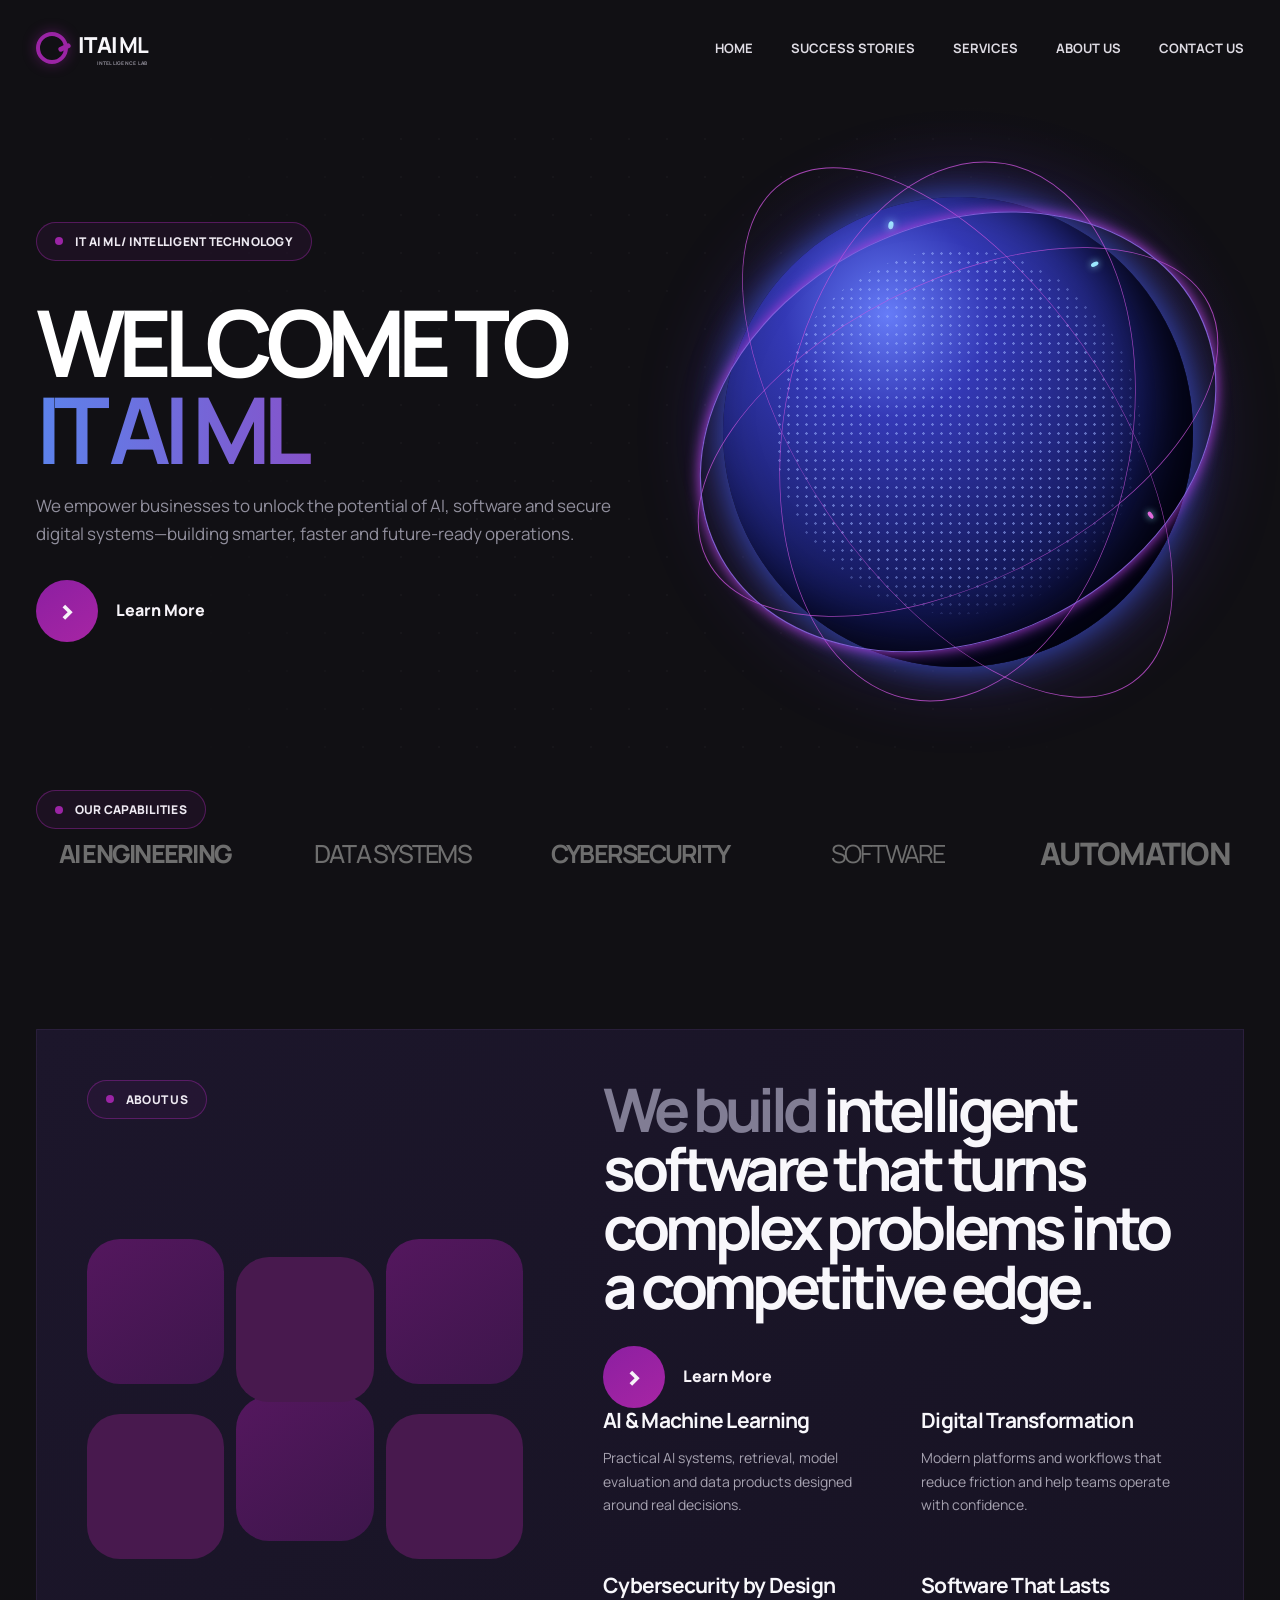
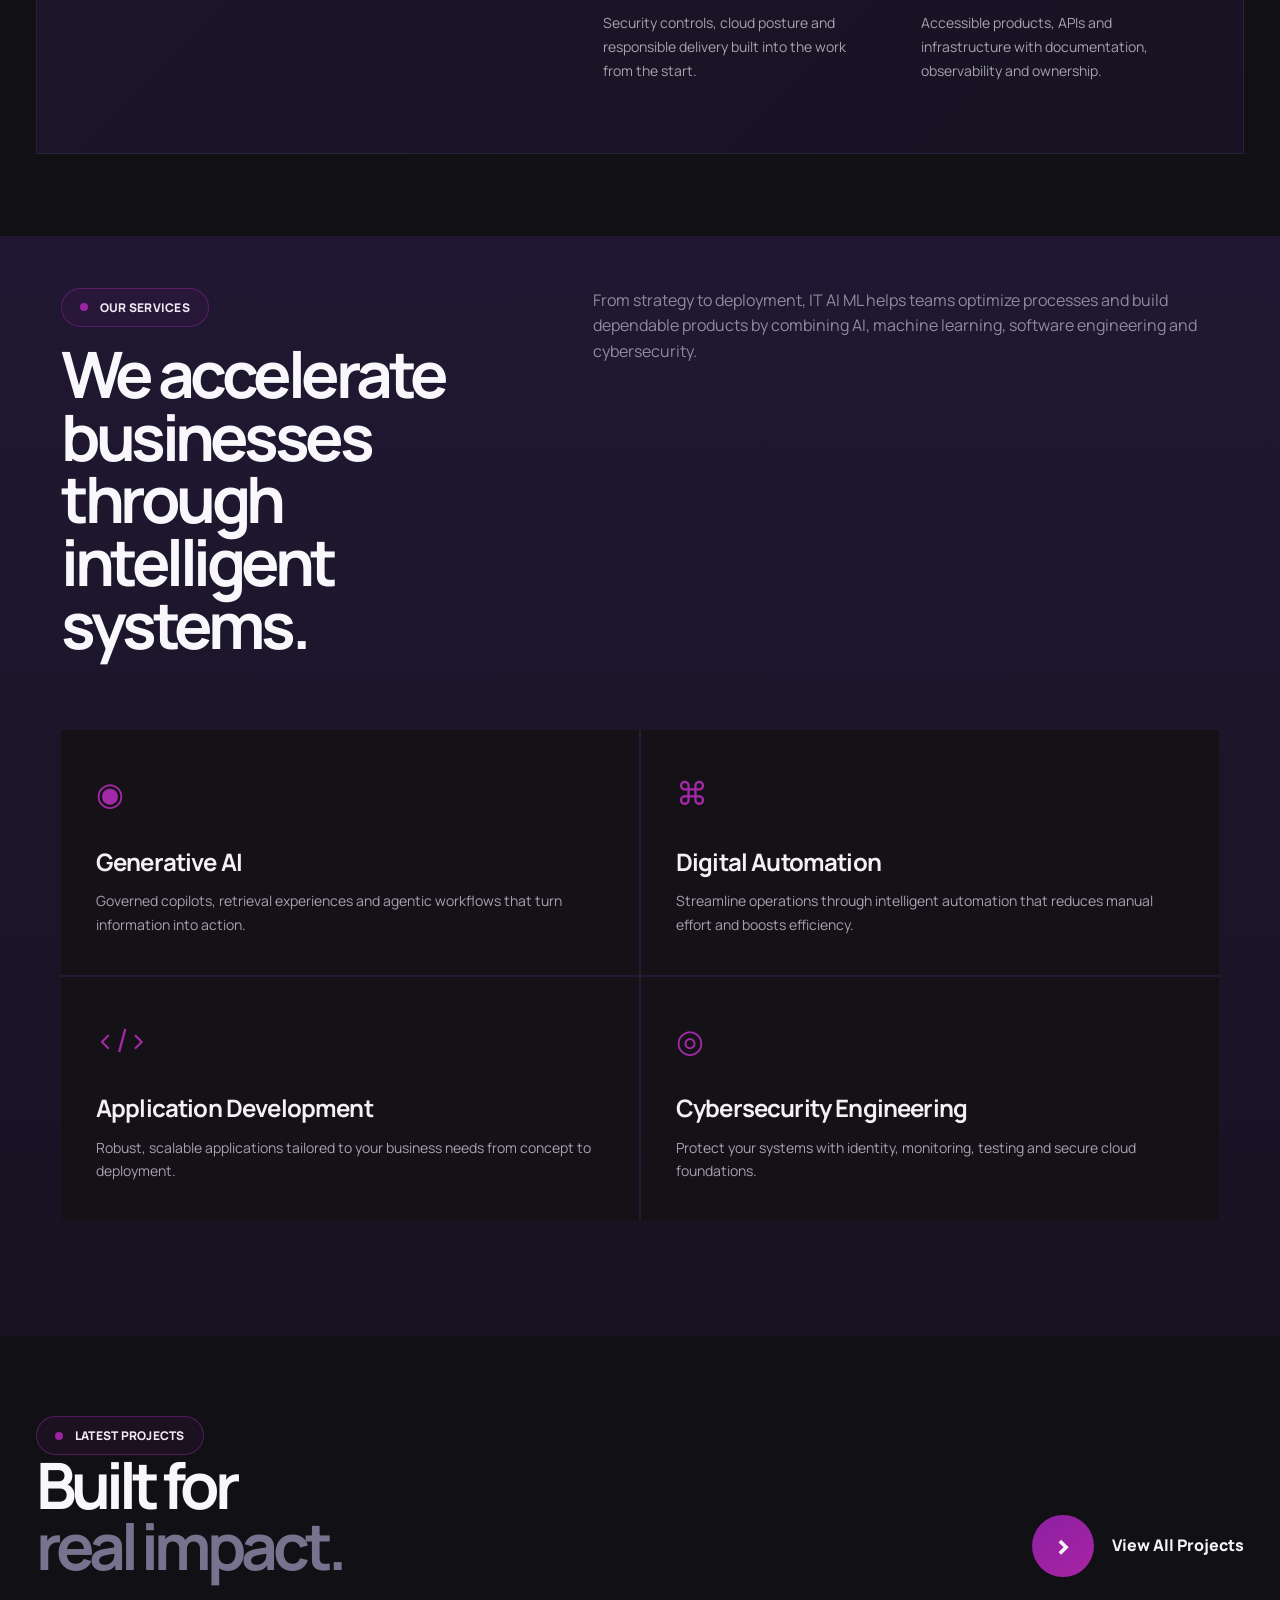
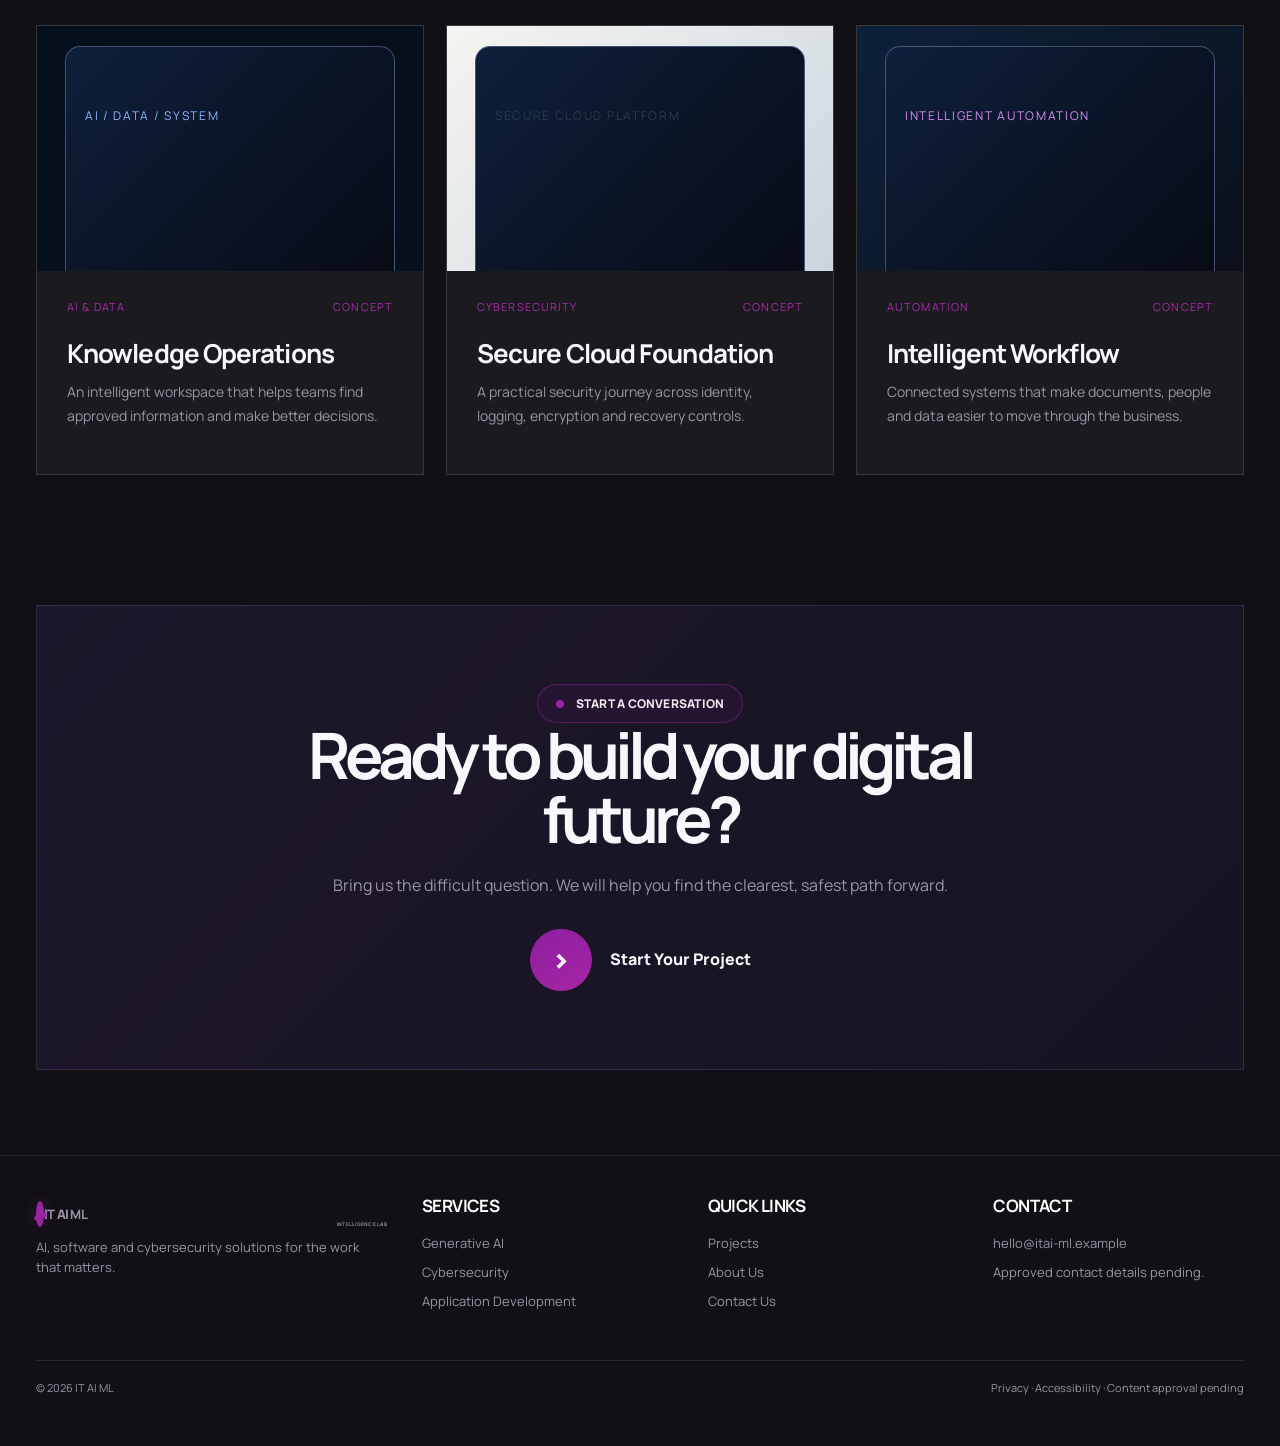
<file: index.html>
<!doctype html>
<html lang="en">
  <head>
    <meta charset="UTF-8" />
    <meta name="viewport" content="width=device-width, initial-scale=1.0" />
    <meta name="description" content="IT AI ML builds intelligent, secure digital products across AI, software, data and cybersecurity." />
    <title>IT AI ML — Intelligence for the real world.</title>
    <link rel="preconnect" href="https://fonts.googleapis.com" />
    <link rel="preconnect" href="https://fonts.gstatic.com" crossorigin />
    <link href="https://fonts.googleapis.com/css2?family=DM+Mono:wght@400;500&family=Manrope:wght@400;500;600;700;800&display=swap" rel="stylesheet" />
    <link rel="stylesheet" href="cyber.css" />
    <link rel="stylesheet" href="fix.css" />
    <link rel="stylesheet" href="home-redesign.css" />
    <link rel="stylesheet" href="clean-pages.css" />
    <link rel="stylesheet" href="motion.css" />
  </head>
  <body>
    <a class="skip-link" href="#main-content">Skip to content</a>
    <div id="app"></div>
    <script src="cyber-fixed.js"></script>
    <script src="home-redesign.js"></script>
    <script src="clean-pages.js"></script>
    <script src="motion.js"></script>
    <script src="link-normalizer.js"></script>
  </body>
</html>
</file>
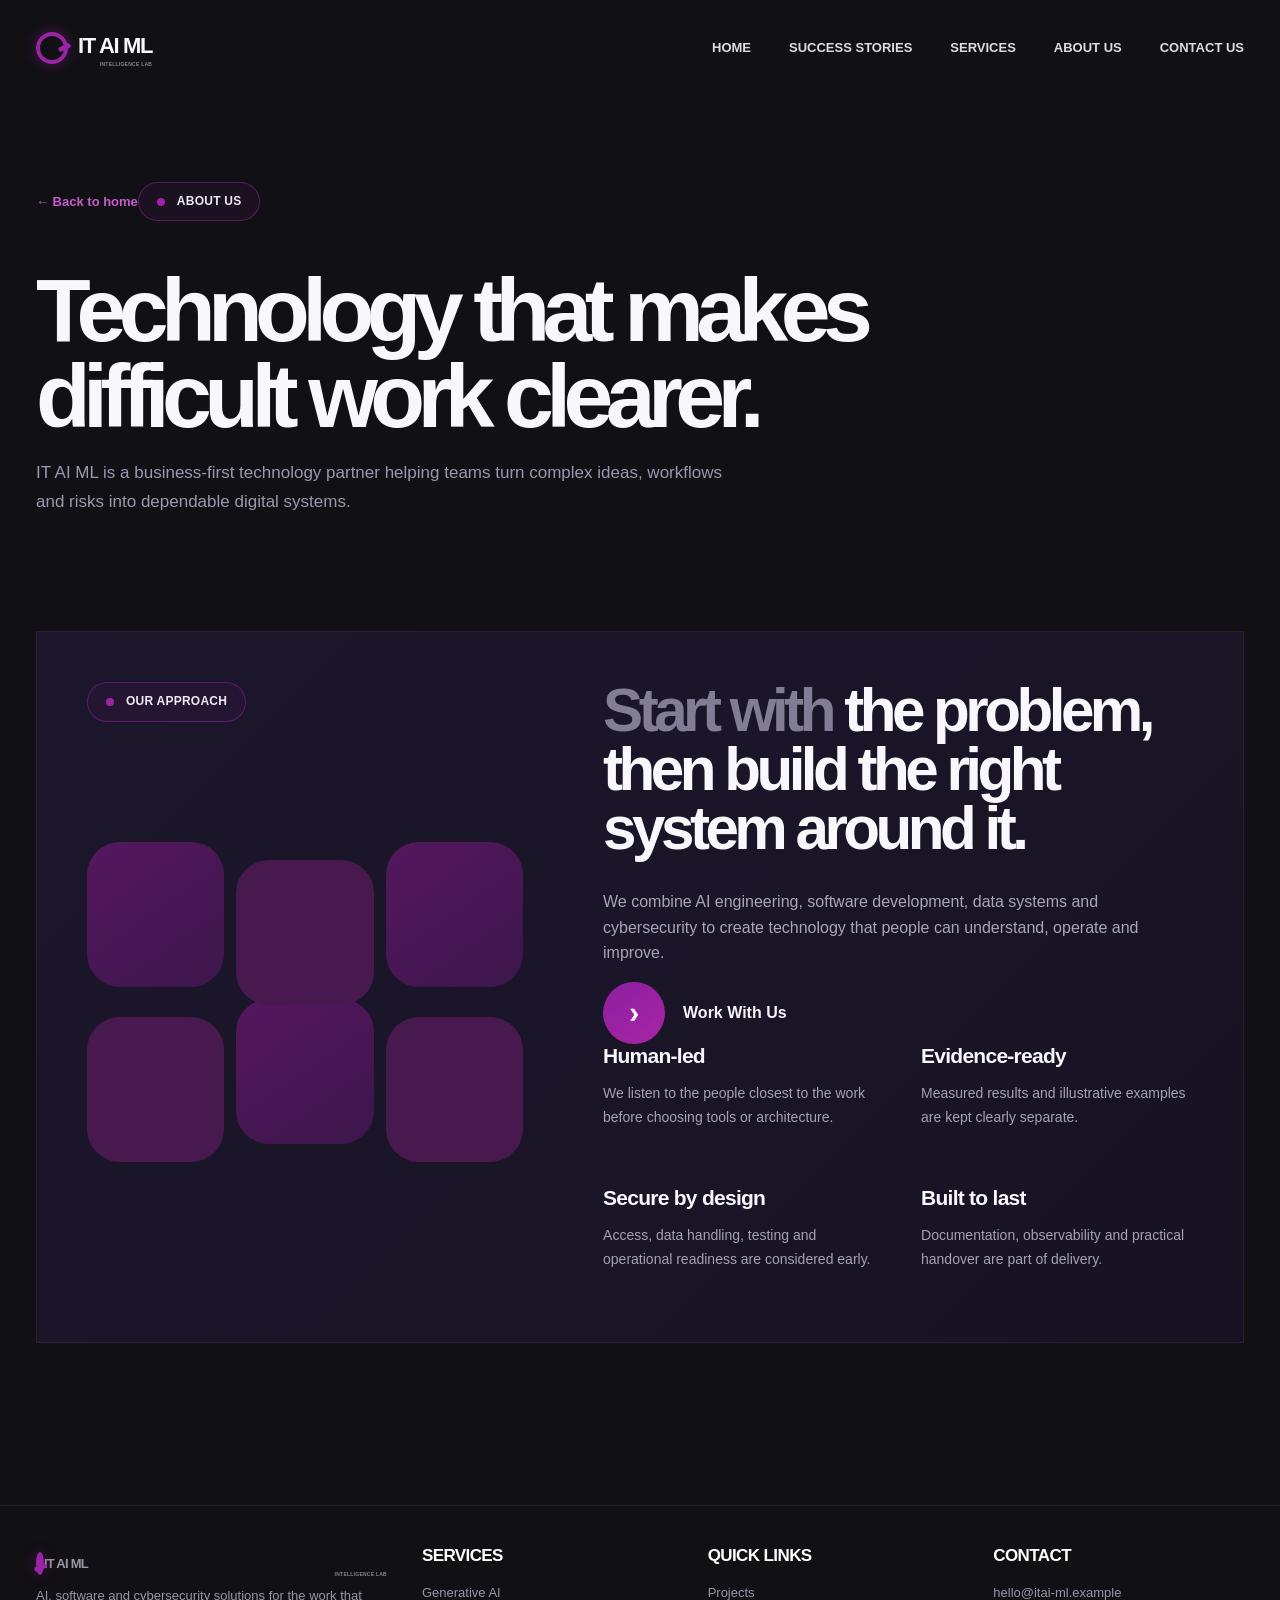
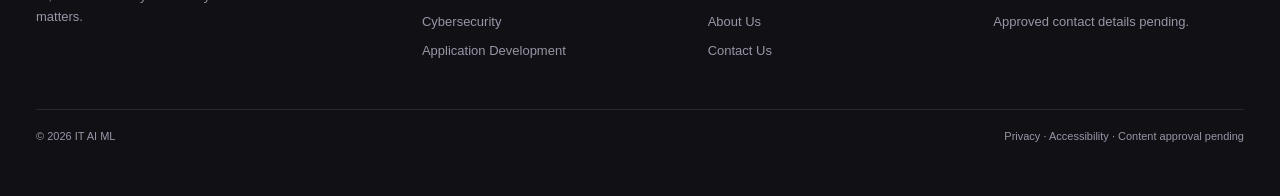
<file: about.html>
<!doctype html><html lang="en"><head><meta charset="UTF-8"><meta name="viewport" content="width=device-width, initial-scale=1.0"><meta name="description" content="About IT AI ML"><title>About Us — IT AI ML</title><link rel="stylesheet" href="cyber.css"><link rel="stylesheet" href="fix.css"><link rel="stylesheet" href="home-redesign.css"><link rel="stylesheet" href="clean-pages.css"><link rel="stylesheet" href="motion.css"></head><body><div id="page-root"></div><script src="page-shell.js"></script><script src="about-page.js"></script><script src="motion.js"></script></body></html>
</file>
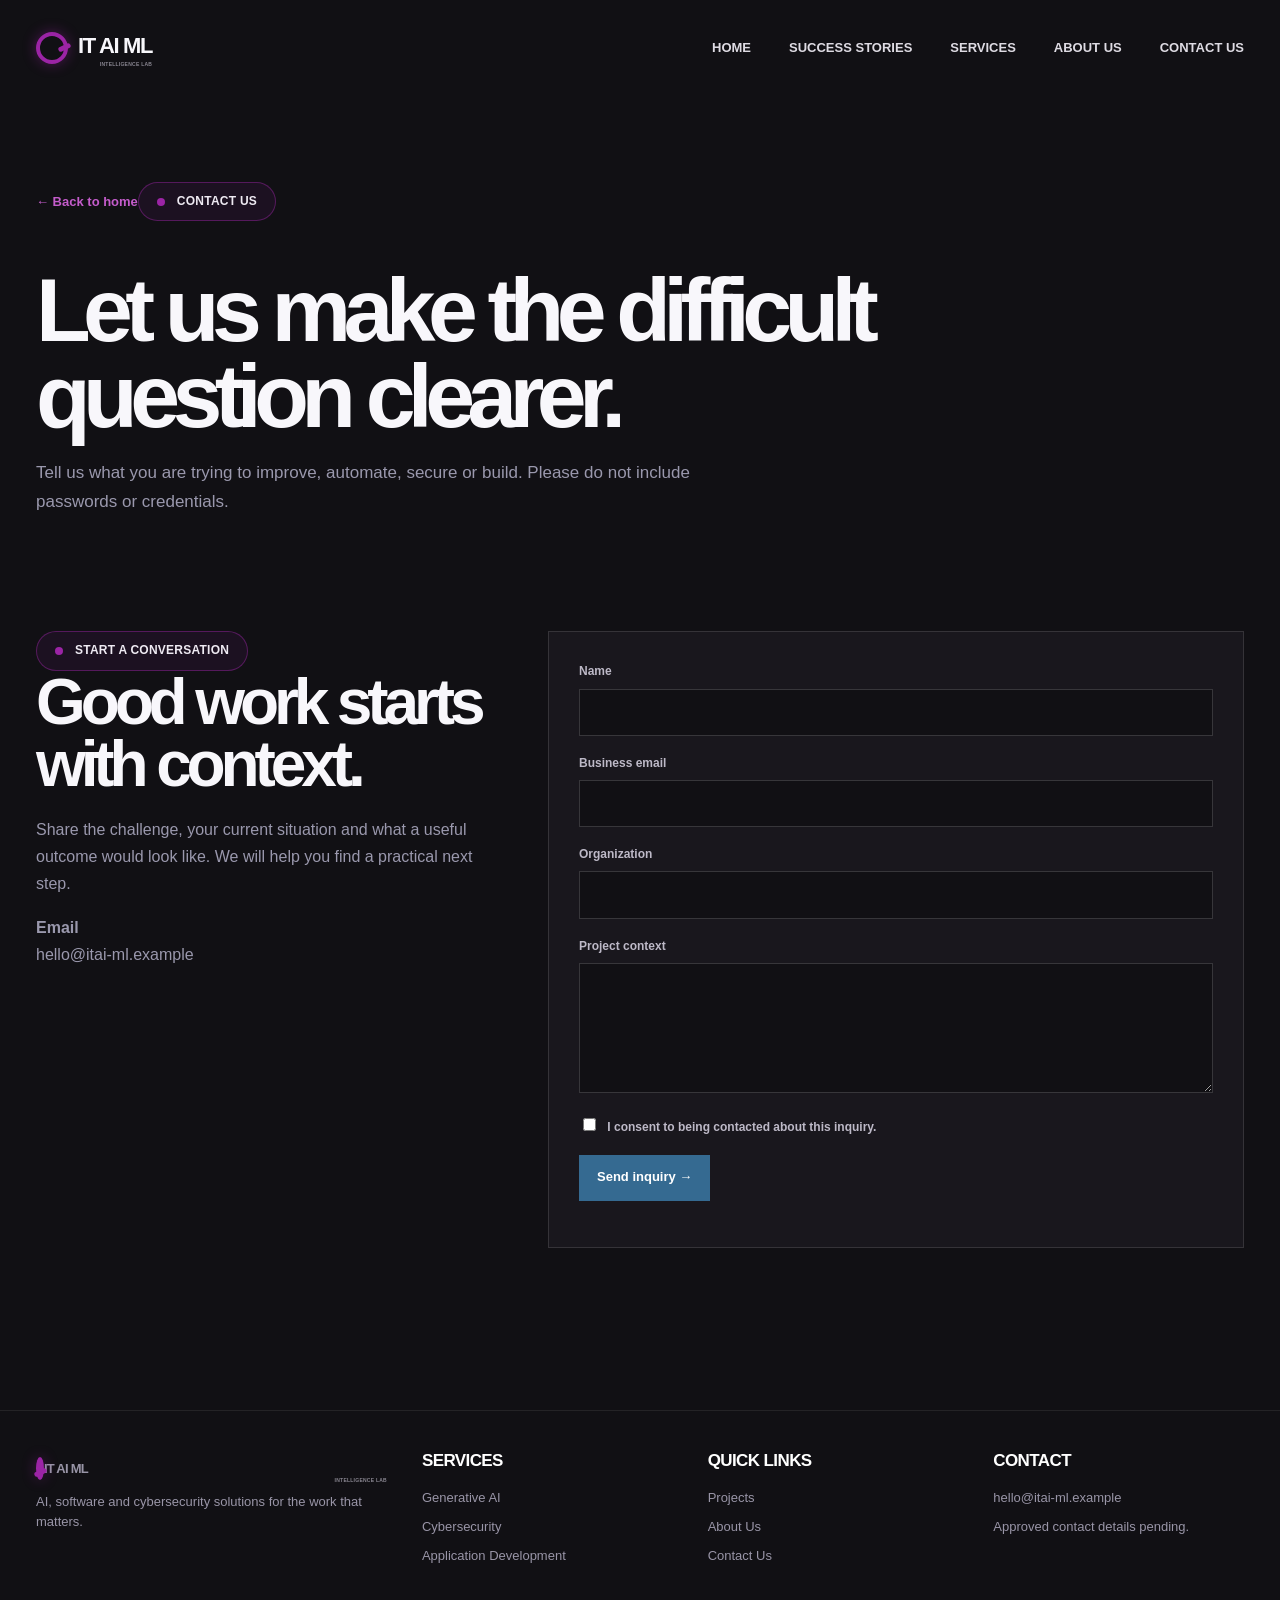
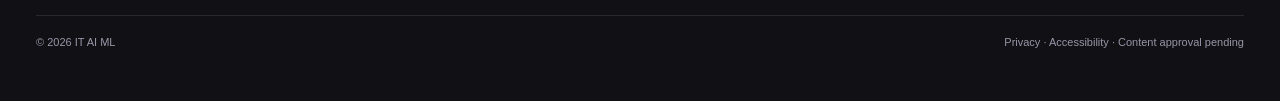
<file: contact.html>
<!doctype html><html lang="en"><head><meta charset="UTF-8"><meta name="viewport" content="width=device-width, initial-scale=1.0"><meta name="description" content="Contact IT AI ML"><title>Contact Us — IT AI ML</title><link rel="stylesheet" href="cyber.css"><link rel="stylesheet" href="fix.css"><link rel="stylesheet" href="home-redesign.css"><link rel="stylesheet" href="clean-pages.css"><link rel="stylesheet" href="motion.css"></head><body><div id="page-root"></div><script src="page-shell.js"></script><script src="contact-page.js"></script><script src="motion.js"></script></body></html>
</file>
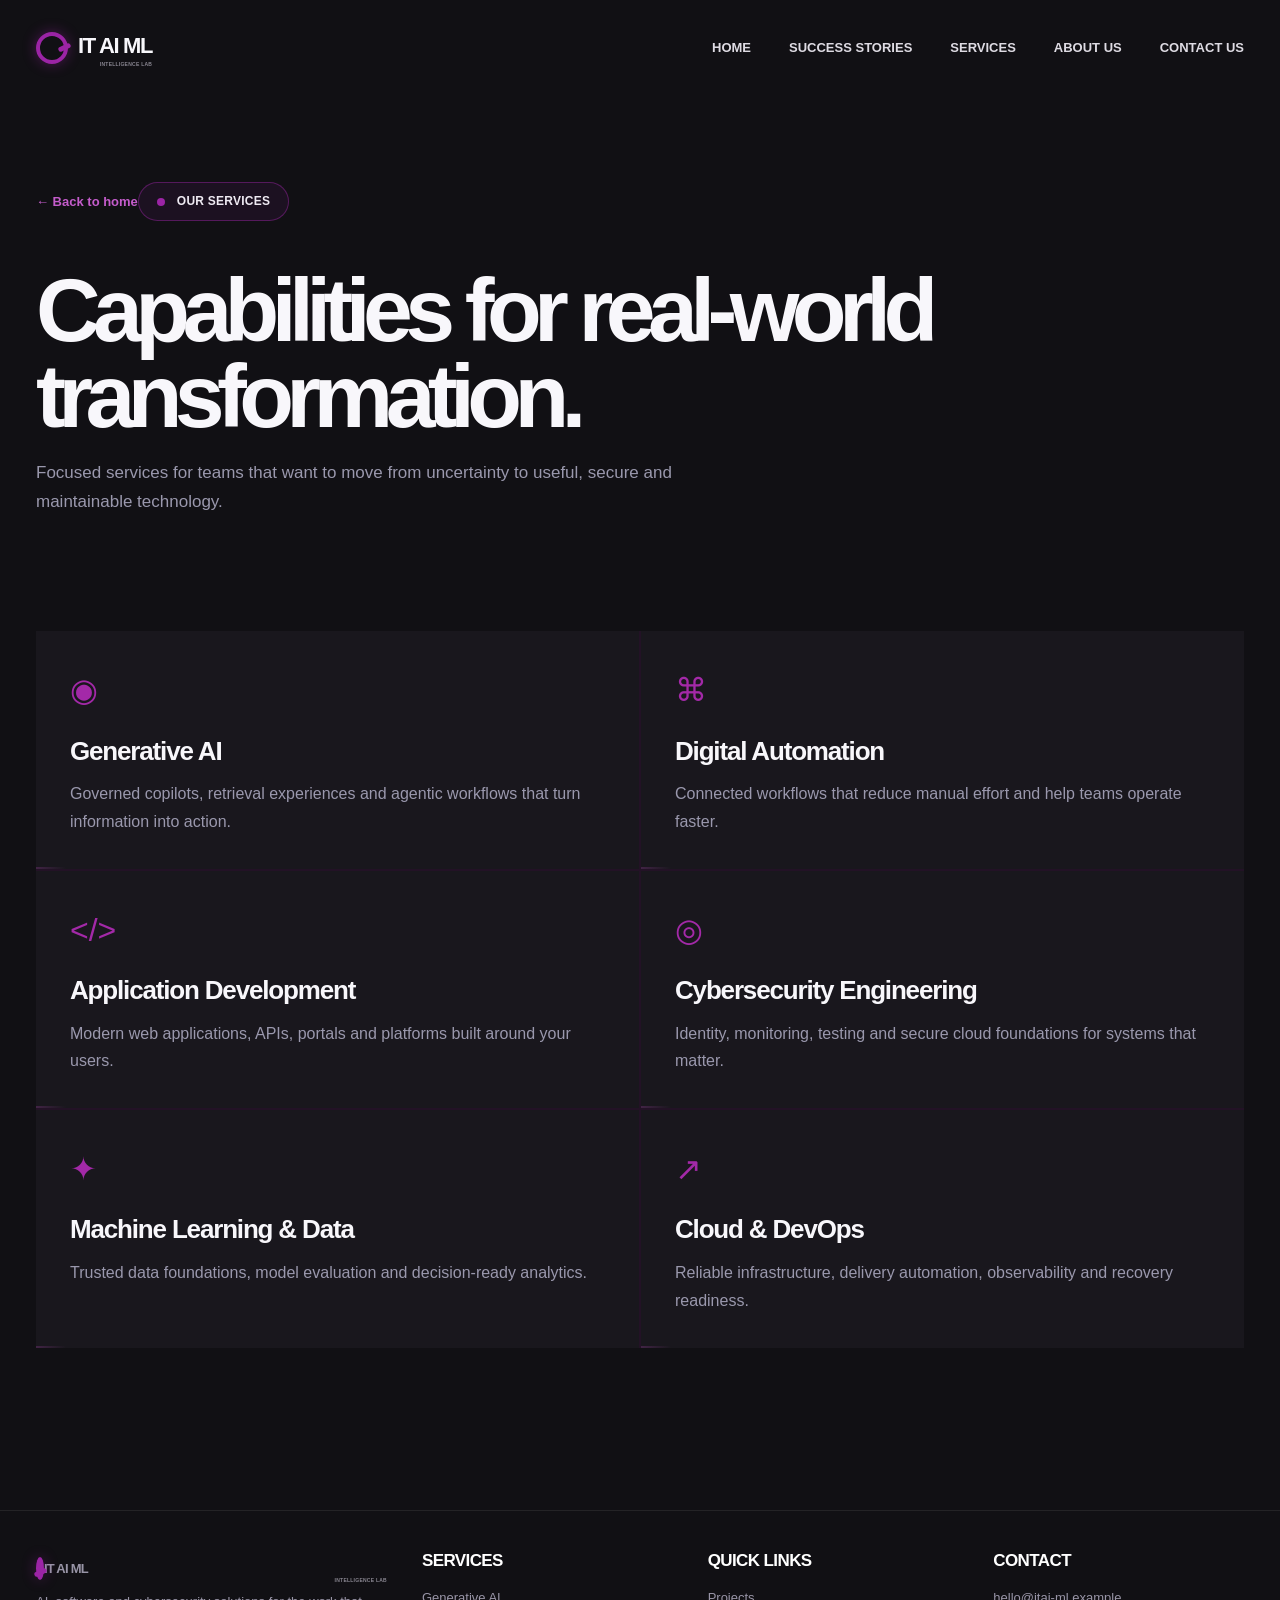
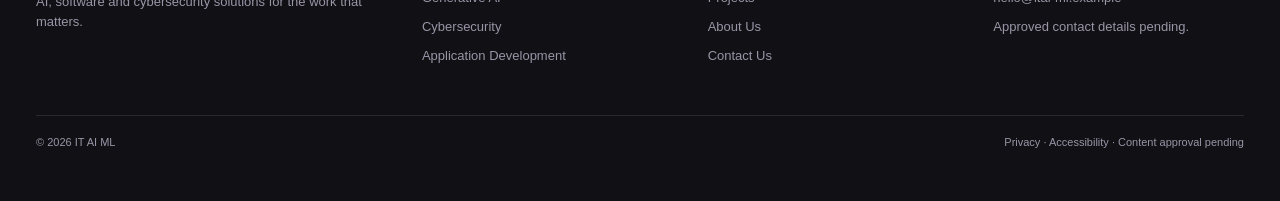
<file: services.html>
<!doctype html><html lang="en"><head><meta charset="UTF-8"><meta name="viewport" content="width=device-width, initial-scale=1.0"><meta name="description" content="IT AI ML services"><title>Services — IT AI ML</title><link rel="stylesheet" href="cyber.css"><link rel="stylesheet" href="fix.css"><link rel="stylesheet" href="home-redesign.css"><link rel="stylesheet" href="clean-pages.css"><link rel="stylesheet" href="motion.css"></head><body><div id="page-root"></div><script src="page-shell.js"></script><script src="services-page.js"></script><script src="motion.js"></script></body></html>
</file>
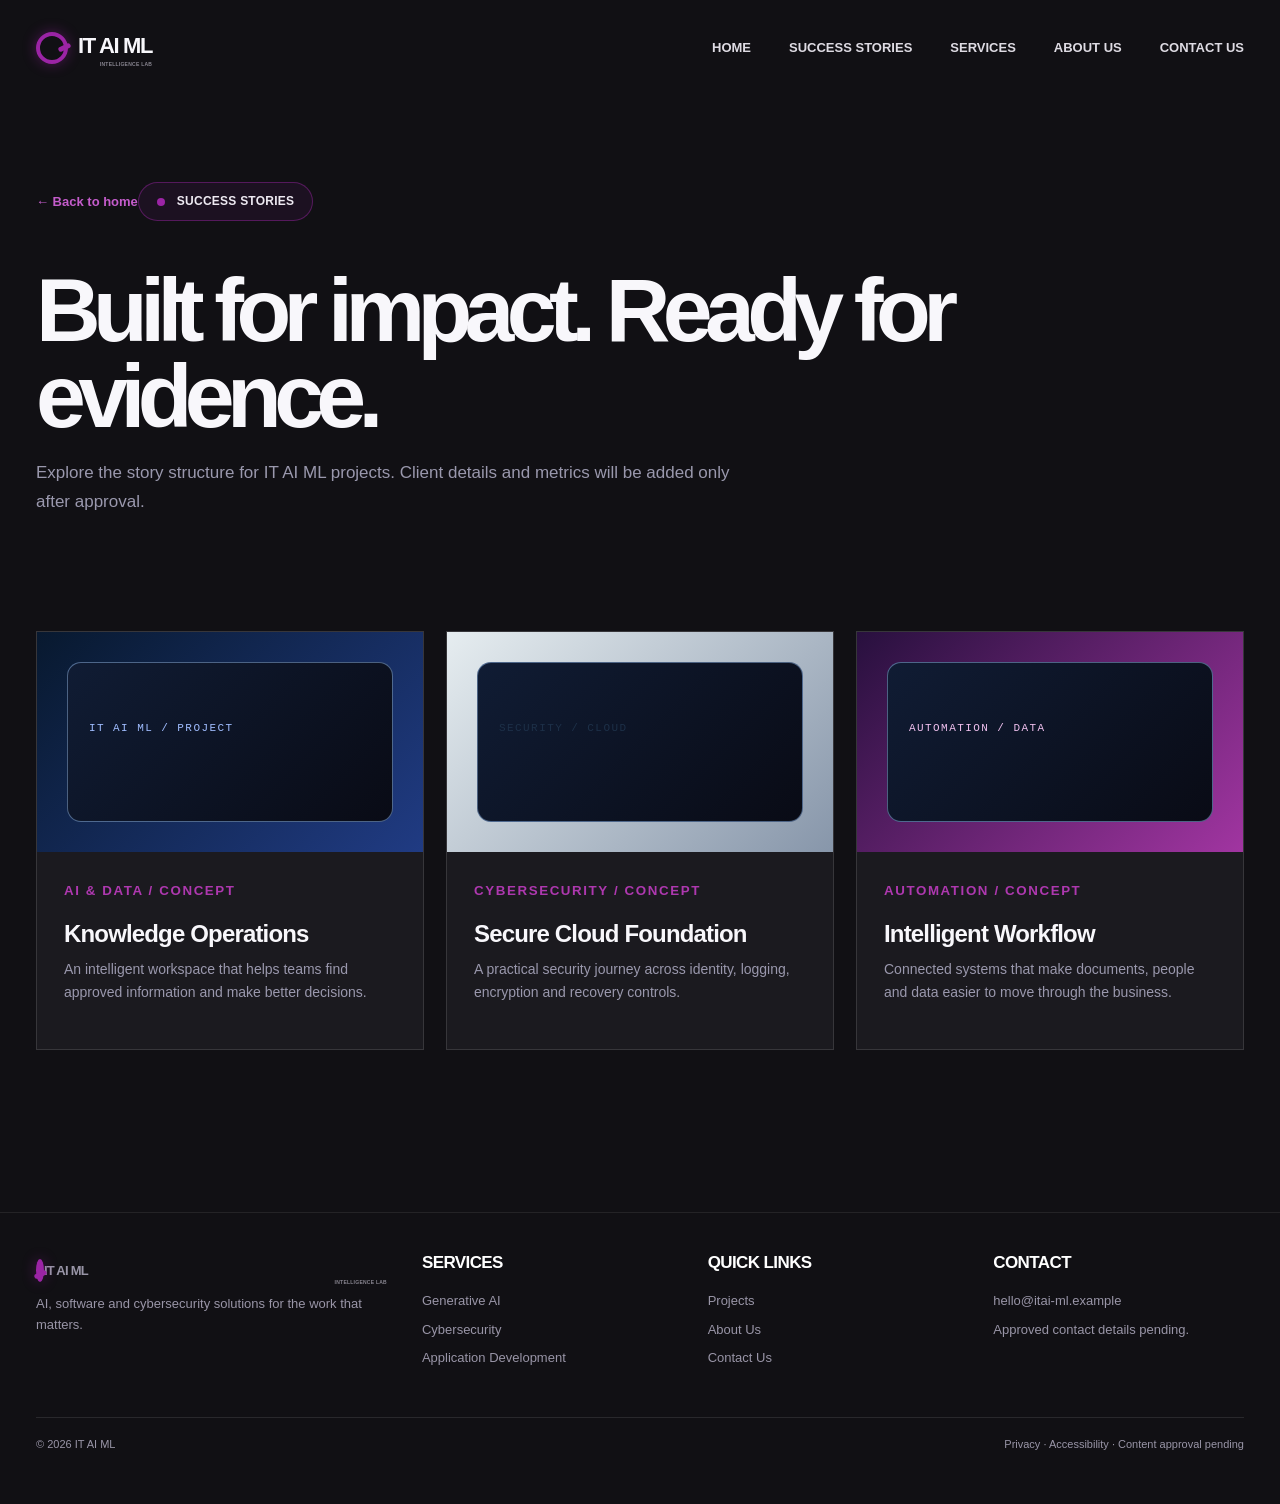
<file: success-stories.html>
<!doctype html><html lang="en"><head><meta charset="UTF-8"><meta name="viewport" content="width=device-width, initial-scale=1.0"><meta name="description" content="IT AI ML success stories"><title>Success Stories — IT AI ML</title><link rel="stylesheet" href="cyber.css"><link rel="stylesheet" href="fix.css"><link rel="stylesheet" href="home-redesign.css"><link rel="stylesheet" href="clean-pages.css"><link rel="stylesheet" href="motion.css"></head><body><div id="page-root"></div><script src="page-shell.js"></script><script src="success-stories-page.js"></script><script src="motion.js"></script></body></html>
</file>
<file: cyber.css>
:root{--bg:#f7f7f5;--paper:#fff;--ink:#1f2933;--muted:#59636e;--blue:#356a91;--teal:#477c78;--line:#e3e6e8;--charcoal:#17212b;--sans:Inter,Manrope,Arial,sans-serif;--mono:'DM Mono',monospace}*{box-sizing:border-box}html{scroll-behavior:smooth}body{margin:0;background:var(--bg);color:var(--ink);font-family:var(--sans);line-height:1.6}body.drawer-open{overflow:hidden}a{color:inherit;text-decoration:none}button,input,select,textarea{font:inherit}button{cursor:pointer}.wrap{width:min(1240px,calc(100% - 48px));margin:auto}.skip{position:fixed;left:16px;top:-60px;z-index:100;background:var(--blue);color:#fff;padding:10px 15px}.skip:focus{top:16px}.eyebrow{font:500 11px var(--mono);letter-spacing:.13em;text-transform:uppercase;color:var(--blue)}h1,h2,h3,p{margin-top:0}h2{font-size:clamp(2.3rem,5vw,5.5rem);line-height:.98;letter-spacing:-.07em;margin:16px 0 22px}h3{line-height:1.15;letter-spacing:-.035em}.muted{color:var(--muted)}.button{display:inline-flex;align-items:center;justify-content:center;min-height:46px;padding:0 18px;border:1px solid var(--blue);background:var(--blue);color:#fff;font-size:13px;font-weight:800;transition:transform .2s,background .2s}.button:hover{transform:translateY(-2px);background:#285674}.button.ghost{background:transparent;color:var(--ink);border-color:var(--line)}.button.ghost:hover{background:#fff}.site-header{position:sticky;top:0;z-index:20;background:rgba(247,247,245,.9);backdrop-filter:blur(16px);border-bottom:1px solid transparent}.site-header.scrolled{border-color:var(--line)}.header-row{min-height:76px;display:flex;justify-content:space-between;align-items:center}.brand{display:flex;align-items:center;gap:10px;font-weight:800;letter-spacing:-.06em}.brand-mark{width:26px;height:26px;display:grid;place-items:center;background:var(--blue);color:#fff;border-radius:50% 50% 4px 50%;font:12px var(--mono);transform:rotate(-18deg)}.brand-mark::after{content:'✦';transform:rotate(18deg)}.nav{display:flex;gap:23px;align-items:center;font-size:13px;font-weight:700;color:var(--muted)}.nav a:hover,.nav a[aria-current=page]{color:var(--ink)}.menu{display:none;border:0;background:none;font-size:24px}.hero{background:var(--charcoal);color:#f7f7f5;padding:100px 0 0;overflow:hidden}.hero-grid{display:grid;grid-template-columns:1.05fr .95fr;gap:72px;align-items:center}.hero h1{max-width:820px;font-size:clamp(3.4rem,7.3vw,7.7rem);line-height:.9;letter-spacing:-.09em;margin:17px 0 28px}.hero p{max-width:600px;color:#bdc8cb;font-size:18px}.hero .eyebrow{color:#9ab6c9}.actions{display:flex;flex-wrap:wrap;gap:12px;margin-top:30px}.hero-art{min-height:490px;position:relative;border:1px solid #43525b;background:#20303a;overflow:hidden}.hero-art:before{content:'';position:absolute;inset:0;background:linear-gradient(90deg,rgba(255,255,255,.05) 1px,transparent 1px),linear-gradient(rgba(255,255,255,.05) 1px,transparent 1px);background-size:55px 55px}.security-flow{position:absolute;inset:55px 34px 55px;display:flex;flex-direction:column;justify-content:space-between}.flow-step{position:relative;width:fit-content;min-width:180px;padding:13px 16px;background:#f7f7f5;color:var(--ink);border-left:4px solid var(--blue);font-size:14px}.flow-step:nth-child(even){align-self:flex-end;border-left:0;border-right:4px solid var(--teal)}.flow-step small{display:block;color:var(--muted);font:10px var(--mono);margin-top:4px}.flow-step:not(:last-child):after{content:'';position:absolute;left:28px;top:100%;width:1px;height:47px;background:#73909b}.flow-step:nth-child(even):after{left:auto;right:28px}.flow-pulse{position:absolute;left:28px;top:20px;width:8px;height:8px;border-radius:50%;background:#fff;animation:flowMove 5s ease-in-out infinite}.hero-foot{border-top:1px solid #40515b;margin-top:80px;padding:19px 0;display:grid;grid-template-columns:repeat(4,1fr);gap:20px;color:#a8b8bc;font:11px var(--mono);text-transform:uppercase}.section{padding:112px 0;border-bottom:1px solid var(--line)}.section-head{display:grid;grid-template-columns:.65fr 1.35fr;gap:42px;margin-bottom:52px}.section-head p{max-width:600px;color:var(--muted);font-size:17px}.credibility{background:#fff}.credibility-grid{display:grid;grid-template-columns:repeat(4,1fr);gap:1px;background:var(--line);border:1px solid var(--line)}..credibility-grid div{padding:24px;background:#fff}.credibility-grid strong{display:block;font-size:22px;letter-spacing:-.04em}.credibility-grid span{display:block;margin-top:8px;color:var(--muted);font-size:13px}.service-grid,.story-grid{display:grid;grid-template-columns:repeat(3,1fr);gap:1px;background:var(--line);border:1px solid var(--line)}.service-card,.story-card{background:var(--paper);padding:24px;min-height:280px;display:flex;flex-direction:column;transition:transform .25s,background .25s}.service-card:hover,.story-card:hover{background:#fff;transform:translateY(-5px);position:relative;z-index:1}.service-card .num{color:var(--blue);font:12px var(--mono)}.service-card h3{font-size:24px;margin-top:44px}.service-card p,.story-card p{color:var(--muted);font-size:14px}.service-card b,.story-card b{margin-top:auto;color:var(--blue);font-size:12px}.story-media{height:170px;margin:-24px -24px 20px;background:#d8e1e1;position:relative;overflow:hidden}.story-media:before{content:'';position:absolute;width:72%;height:130%;right:-16%;top:-15%;background:#8eaab1;transform:rotate(22deg)}.story-media:after{content:'CASE / 01';position:absolute;left:16px;bottom:13px;color:var(--blue);font:10px var(--mono)}.story-card:nth-child(2) .story-media{background:#e9dfd0}.story-card:nth-child(3) .story-media{background:#d7dce8}.story-meta{display:flex;justify-content:space-between;color:var(--blue);font:10px var(--mono);text-transform:uppercase}.filter-bar{display:flex;flex-wrap:wrap;gap:8px;margin-bottom:28px}.filter{background:transparent;border:1px solid var(--line);padding:9px 13px;color:var(--muted);font-size:12px}.filter.active,.filter:hover{color:#fff;background:var(--blue);border-color:var(--blue)}.dark{background:var(--charcoal);color:#f7f7f5}.dark .section-head p,.dark p{color:#b7c4c8}.dark .eyebrow{color:#9ab6c9}.process{display:grid;grid-template-columns:repeat(6,1fr);border-top:1px solid #41515a}.process-item{padding:22px 18px 0 0;margin-right:16px;border-right:1px solid #41515a}.process-item:last-child{border:0}.process-item span{color:#9ab6c9;font:11px var(--mono)}.process-item p{font-size:13px}.tech-grid{display:grid;grid-template-columns:repeat(3,1fr);gap:1px;background:var(--line);border:1px solid var(--line)}.tech{padding:23px;min-height:150px;background:var(--paper)}.tech h3{margin-bottom:8px}.tech p{margin:0;color:var(--muted);font-size:13px}.cta{padding:90px 0;background:var(--blue);color:#fff}.cta-row{display:flex;justify-content:space-between;gap:30px;align-items:end}.cta h2{max-width:730px;margin:0}.cta .ghost{color:#fff;border-color:rgba(255,255,255,.5)}.footer{padding:44px 0 28px;background:var(--charcoal);color:#c9d3d5}.footer-grid{display:grid;grid-template-columns:1.5fr repeat(2,1fr);gap:34px}.footer h3{color:#fff;font-size:13px}.footer a,.footer p{display:block;color:#aebdc1;font-size:13px;margin-bottom:7px}.footer-bottom{display:flex;justify-content:space-between;border-top:1px solid #40515b;margin-top:48px;padding-top:18px;color:#8fa1a6;font:10px var(--mono)}.page-hero{padding:88px 0 62px;border-bottom:1px solid var(--line)}.page-hero p{max-width:680px;color:var(--muted);font-size:18px}.detail{display:grid;grid-template-columns:.7fr 1.3fr;gap:76px}.side{position:sticky;top:110px;align-self:start}.side a{display:block;padding:13px 0;border-bottom:1px solid var(--line);color:var(--muted);font-size:13px}.detail-copy h2{font-size:38px;margin-top:50px}.detail-copy p,.detail-copy li{color:var(--muted)}.detail-cover{height:340px;background:#d8e1e1;position:relative;overflow:hidden}.detail-cover:before{content:'ILLUSTRATIVE PROJECT VISUAL';position:absolute;left:25px;bottom:24px;color:var(--blue);font:11px var(--mono)}.detail-cover:after{content:'';position:absolute;width:70%;height:150%;right:-15%;top:-20%;background:#8eaab1;transform:rotate(22deg)}.impact-grid{display:grid;grid-template-columns:repeat(3,1fr);gap:1px;background:var(--line);border:1px solid var(--line)}.impact{padding:24px;background:#fff}.impact strong{display:block;font-size:30px;letter-spacing:-.06em;color:var(--blue)}.impact span{color:var(--muted);font-size:13px}.faq{border-top:1px solid var(--line)}details{padding:18px 0;border-bottom:1px solid var(--line)}summary{cursor:pointer;font-weight:800}.contact-grid{display:grid;grid-template-columns:.8fr 1.2fr;gap:72px}form{padding:30px;background:#fff;border:1px solid var(--line)}.form-grid{display:grid;grid-template-columns:1fr 1fr;gap:18px}label{display:block;color:var(--muted);font-size:12px;font-weight:700}input,select,textarea{width:100%;margin-top:7px;padding:12px;border:1px solid var(--line);background:var(--bg);color:var(--ink)}textarea{min-height:140px;resize:vertical}.full{grid-column:1/-1}.success{padding:13px;background:#dbe9e6;color:#275b57}.empty{padding:44px;border:1px dashed var(--line);text-align:center;color:var(--muted)}.reveal{animation:reveal .65s both}@keyframes reveal{from{opacity:0;transform:translateY(16px)}to{opacity:1;transform:none}}@keyframes flowMove{0%,5%{top:20px;opacity:0}15%{opacity:1}48%{top:50%}82%{top:86%}92%,100%{opacity:0}}@media(prefers-reduced-motion:reduce){*,*:before,*:after{animation:none!important;transition:none!important;scroll-behavior:auto!important}}@media(max-width:850px){.wrap{width:min(100% - 32px,680px)}.menu{display:block}.nav{display:none;position:fixed;inset:76px 0 0;background:var(--bg);padding:18px 20px;flex-direction:column;align-items:stretch;gap:0;z-index:20}.nav.open{display:flex}.nav a{padding:15px 0;border-bottom:1px solid var(--line)}.nav .button{margin-top:15px}.hero-grid,.section-head,.detail,.contact-grid{grid-template-columns:1fr;gap:38px}.hero{padding-top:60px}.hero-foot{grid-template-columns:1fr 1fr;margin-top:55px}.hero-art{min-height:390px}.service-grid,.story-grid,.tech-grid{grid-template-columns:1fr 1fr}.process{grid-template-columns:1fr 1fr}.process-item{min-height:130px;border-bottom:1px solid #41515a}.side{position:static}.cta-row{display:block}.cta .button{margin-top:25px}.footer-grid{grid-template-columns:1fr 1fr}}@media(max-width:520px){.wrap{width:min(100% - 28px,500px)}.hero h1{font-size:3.4rem}.hero-art{min-height:310px}.security-flow{inset:35px 18px}.flow-step{min-width:145px;font-size:12px}.credibility-grid,.service-grid,.story-grid,.tech-grid,.impact-grid{grid-template-columns:1fr}.form-grid{grid-template-columns:1fr}.full{grid-column:auto}.footer-grid,.footer-bottom{display:block}.footer-bottom span{display:block;margin-top:8px}}
</file>
<file: fix.css>
.credibility-grid div{padding:24px;background:#fff}
.skip-link{position:fixed;left:16px;top:-60px;z-index:100;background:#356a91;color:#fff;padding:10px 15px}.skip-link:focus{top:16px}
.brand-mark{font-size:0}.brand-mark::after{font-size:12px}
</file>
<file: home-redesign.css>
:root{--home-bg:#111014;--home-panel:#191523;--home-panel-2:#211a2f;--home-white:#f8f7fb;--home-muted:#9a98ad;--home-purple:#9b24a5;--home-purple-2:#6f4de4;--home-line:rgba(255,255,255,.12)}
body.home-redesign{background:var(--home-bg);color:var(--home-white);font-family:Manrope,Arial,sans-serif;overflow-x:hidden}body.home-redesign .home-redesign-page{display:block}body.home-redesign .home-original-hidden{display:none}.home-redesign-page{background:var(--home-bg);min-height:100vh}.home-wrap{width:min(1400px,calc(100% - 72px));margin:auto}.home-header{position:absolute;left:0;right:0;top:0;z-index:10}.home-header-row{height:96px;display:flex;align-items:center;justify-content:space-between}.home-brand{display:flex;align-items:center;gap:10px;font-size:22px;font-weight:800;letter-spacing:-.06em}.home-brand-mark{width:32px;height:32px;border:4px solid var(--home-purple);border-radius:50%;position:relative;box-shadow:0 0 14px rgba(155,36,165,.42)}.home-brand-mark:after{content:'';position:absolute;right:-7px;top:9px;width:13px;height:5px;background:var(--home-purple);border-radius:5px;transform:rotate(-25deg)}.home-brand small{display:block;color:#898691;font-size:5px;letter-spacing:.05em;text-align:right;margin-top:-4px}.home-nav{display:flex;gap:38px;align-items:center}.home-nav a{font-size:13px;font-weight:700;color:#dedbe3;text-transform:uppercase}.home-nav a:hover{color:#d75de0}.home-menu{display:none;background:none;border:0;color:#fff;font-weight:800}.home-hero{min-height:790px;position:relative;display:flex;align-items:center;overflow:hidden;background:radial-gradient(circle at 76% 48%,rgba(56,31,107,.2),transparent 26%),var(--home-bg)}.home-hero:before{content:'';position:absolute;inset:120px 12% 40px;background-image:radial-gradient(rgba(255,255,255,.08) 1.5px,transparent 1.5px);background-size:38px 38px;opacity:.35;mask-image:linear-gradient(90deg,transparent,black 25%,black 75%,transparent)}.home-hero-grid{position:relative;z-index:1;display:grid;grid-template-columns:1.02fr .98fr;gap:40px;align-items:center;padding-top:74px}.home-eyebrow{display:inline-flex;align-items:center;gap:12px;border:1px solid rgba(155,36,165,.45);background:rgba(71,25,83,.22);border-radius:30px;padding:9px 18px;color:#eeeaf2;font-size:12px;font-weight:800;letter-spacing:.02em;text-transform:uppercase}.home-eyebrow:before{content:'';width:8px;height:8px;border-radius:50%;background:var(--home-purple)}.home-hero h1{font-size:clamp(4rem,7.2vw,7.5rem);line-height:.94;letter-spacing:-.085em;margin:38px 0 20px;max-width:720px}.home-hero h1 strong{display:block;color:#fff}.home-hero h1 span{display:block;background:linear-gradient(90deg,#5c83ec,#a033b4 76%);-webkit-background-clip:text;background-clip:text;color:transparent}.home-hero p{max-width:690px;color:#918f9d;font-size:17px;line-height:1.65;margin-bottom:32px}.home-arrow-link{display:inline-flex;align-items:center;gap:18px;color:#f6f3f8;font-weight:800}.home-arrow{width:62px;height:62px;border-radius:50%;display:grid;place-items:center;background:linear-gradient(145deg,#8c1fa1,#a725a4);font-size:31px;transition:transform .3s}.home-arrow-link:hover .home-arrow{transform:translateX(5px) rotate(-8deg)}.home-globe-wrap{display:grid;place-items:center;min-height:525px}.home-globe{width:min(470px,75vw);aspect-ratio:1;border-radius:50%;position:relative;background:radial-gradient(circle at 35% 25%,#667cf8 0,#3439b6 22%,#121754 64%,#050519 100%);box-shadow:inset -35px -25px 55px #02020d,0 0 35px rgba(66,102,255,.7),0 0 85px rgba(105,65,255,.3);animation:globeFloat 5s ease-in-out infinite}.home-globe:before{content:'';position:absolute;inset:11%;border-radius:50%;background-image:radial-gradient(rgba(154,176,255,.8) 1px,transparent 1.5px);background-size:9px 9px;mask-image:radial-gradient(ellipse at 45% 45%,black 0 55%,transparent 75%);opacity:.7}.home-globe:after{content:'';position:absolute;inset:6%;border-radius:50%;border:1px solid rgba(140,99,224,.9);transform:rotate(-26deg) scaleX(1.3);box-shadow:0 0 12px #b23edb}.home-orbit{position:absolute;inset:-10%;border:1px solid rgba(209,85,226,.75);border-radius:50%;transform:rotate(63deg) scaleX(.53);animation:orbit 13s linear infinite}.home-orbit:nth-child(2){inset:-15%;transform:rotate(-35deg) scaleX(.5);animation-duration:17s}.home-orbit:nth-child(3){inset:-8%;transform:rotate(10deg) scaleX(.64);animation-duration:21s}.home-orbit i{position:absolute;width:8px;height:8px;border-radius:50%;background:#9ceaff;box-shadow:0 0 10px #96e4ff;top:14%;left:20%}.home-orbit:nth-child(2) i{top:auto;left:auto;right:13%;bottom:20%;background:#e36add}.home-partners{padding:0 0 68px}.home-partner-pill{margin-bottom:46px}.home-partner-row{display:grid;grid-template-columns:repeat(5,1fr);align-items:center;gap:30px;color:#6f6d77;font-size:25px;font-weight:900;letter-spacing:-.07em;text-align:center;filter:grayscale(1)}.home-partner-row span:nth-child(2){font-weight:500}.home-partner-row span:nth-child(3){font-weight:700}.home-partner-row span:nth-child(4){font-weight:400}.home-partner-row span:nth-child(5){font-size:31px}.home-section{padding:82px 0}.home-about-panel,.home-services-panel{background:linear-gradient(135deg,#1c162b,#171323);border:1px solid rgba(126,82,161,.16);padding:50px 50px 70px}.home-about-grid{display:grid;grid-template-columns:.85fr 1.15fr;gap:80px;align-items:start}.home-about-copy h2,.home-services-copy h2{font-size:clamp(2.5rem,4.7vw,5rem);line-height:.98;letter-spacing:-.075em;margin:0 0 30px}.home-about-copy h2 span,.home-services-copy h2 span{color:#817d94}.home-about-copy p{color:#aaa6b5;max-width:640px;font-size:16px}.home-squares{display:grid;grid-template-columns:repeat(3,1fr);gap:12px;max-width:480px;padding-top:120px}.home-squares i{height:145px;border-radius:33px;background:linear-gradient(145deg,#54175e,#3d164b);display:block}.home-squares i:nth-child(2n){transform:translateY(18px);background:#48194e}.home-text-link{display:inline-flex;gap:14px;align-items:center;margin:28px 0 56px;color:#fff;font-weight:800}.home-text-link .home-arrow{width:63px;height:63px}.home-about-items{display:grid;grid-template-columns:repeat(2,1fr);gap:56px 46px}.home-about-items h3,.home-service-card h3{font-size:21px;margin:0 0 14px}.home-about-items p,.home-service-card p{color:#a6a2b0;font-size:14px;margin:0;line-height:1.7}.home-services{background:linear-gradient(180deg,#201832,#171322);padding:17px 0 65px}.home-services-panel{background:transparent;border:0;padding:35px 25px 50px}.home-services-head{display:grid;grid-template-columns:.85fr 1.15fr;gap:70px;margin-bottom:52px}.home-services-head p{color:#8e8a9f;font-size:16px}.home-service-grid{display:grid;grid-template-columns:1fr 1fr;gap:2px;background:rgba(155,36,165,.11)}.home-service-card{background:#151217;padding:38px 35px;min-height:210px}.home-service-card:hover{background:#1f1726}.home-service-icon{color:#a329a8;font-size:32px;margin-bottom:28px}.home-service-card h3{font-size:24px;color:#f4f0f5}.home-service-card p{max-width:600px}.home-project-section{padding:80px 0 110px}.home-project-head{display:flex;justify-content:space-between;align-items:flex-end;margin-bottom:48px}.home-project-head h2{font-size:clamp(3rem,5vw,5rem);line-height:.95;margin:0;letter-spacing:-.08em}.home-project-head h2 span{display:block;color:#77738e}.home-project-grid{display:grid;grid-template-columns:repeat(3,1fr);gap:22px}.home-project-card{border:1px solid var(--home-line);background:#1b1a1f;overflow:hidden}.home-project-screen{height:245px;position:relative;overflow:hidden;background:#06101d}.home-project-screen:before{content:'';position:absolute;inset:20px 28px 0;border:1px solid rgba(180,199,255,.35);border-bottom:0;border-radius:15px 15px 0 0;background:linear-gradient(135deg,#0f1f3b,#070b16)}.home-project-screen:after{content:'AI / DATA / SYSTEM';position:absolute;left:48px;top:80px;color:#8db5ff;font-size:12px;letter-spacing:.14em}.home-project-card:nth-child(2) .home-project-screen{background:linear-gradient(135deg,#f5f5f1,#cad5de)}.home-project-card:nth-child(2) .home-project-screen:after{content:'SECURE CLOUD PLATFORM';color:#28394c}.home-project-card:nth-child(3) .home-project-screen{background:linear-gradient(135deg,#0d213b,#0b101a)}.home-project-card:nth-child(3) .home-project-screen:after{content:'INTELLIGENT AUTOMATION';color:#d68ff0}.home-project-info{padding:27px 30px 32px}.home-project-info .home-meta{display:flex;justify-content:space-between;color:#a92daa;font-size:11px;text-transform:uppercase;letter-spacing:.1em}.home-project-info h3{font-size:26px;margin:23px 0 12px}.home-project-info p{color:#9995a7;font-size:14px;line-height:1.7}.home-cta{margin:20px auto 85px;padding:78px 25px;text-align:center;border:1px solid rgba(166,115,204,.2);background:linear-gradient(135deg,#1d172b,#171321)}.home-cta h2{font-size:clamp(2.8rem,5vw,5.2rem);letter-spacing:-.08em;line-height:1;margin:0 auto 22px;max-width:850px}.home-cta p{color:#9995a7;max-width:680px;margin:0 auto 30px}.home-footer{padding:40px 0 50px;border-top:1px solid rgba(255,255,255,.08);color:#9995a7}.home-footer-grid{display:grid;grid-template-columns:1.4fr 1fr 1fr 1fr;gap:35px}.home-footer h3{font-size:17px;color:#fff;margin:0 0 18px}.home-footer a,.home-footer p{display:block;color:#9995a7;font-size:13px;margin:8px 0}.home-footer-bottom{border-top:1px solid rgba(255,255,255,.1);margin-top:40px;padding-top:18px;font-size:11px;display:flex;justify-content:space-between}
@keyframes globeFloat{0%,100%{transform:translateY(0)}50%{transform:translateY(-14px)}}@keyframes orbit{to{transform:rotate(423deg) scaleX(.53)}}
@media(max-width:900px){.home-wrap{width:min(100% - 36px,680px)}.home-nav{display:none}.home-menu{display:block}.home-hero-grid,.home-about-grid,.home-services-head{grid-template-columns:1fr;gap:30px}.home-hero{min-height:auto;padding:150px 0 70px}.home-globe-wrap{min-height:390px}.home-globe{width:min(390px,80vw)}.home-partner-row{grid-template-columns:repeat(3,1fr);font-size:19px}.home-about-panel{padding:35px 25px 50px}.home-squares{padding-top:10px}.home-service-grid,.home-project-grid{grid-template-columns:1fr 1fr}.home-footer-grid{grid-template-columns:1fr 1fr}}
@media(max-width:560px){.home-wrap{width:calc(100% - 28px)}.home-hero h1{font-size:3.8rem}.home-partner-row{grid-template-columns:repeat(2,1fr)}.home-service-grid,.home-project-grid,.home-about-items,.home-footer-grid{grid-template-columns:1fr}.home-project-head{display:block}.home-project-head .home-text-link{margin-bottom:0}.home-about-panel,.home-services-panel{padding-left:0;padding-right:0}.home-squares i{height:100px}.home-footer-bottom{display:block}.home-footer-bottom span{display:block;margin-top:8px}}
</file>
<file: clean-pages.css>
.clean-page{background:#111014;color:#f8f7fb;min-height:100vh;padding-top:112px}.clean-page .home-section{padding-top:40px}.clean-hero{padding:70px 0 58px}.clean-hero h1{font-size:clamp(3.2rem,7vw,7rem);line-height:.95;letter-spacing:-.085em;margin:28px 0 20px;max-width:980px}.clean-hero h1 span{display:block;color:#817d94}.clean-hero p{max-width:700px;color:#9a98ad;font-size:17px;line-height:1.7}.clean-grid{display:grid;grid-template-columns:repeat(2,1fr);gap:2px;background:rgba(155,36,165,.13)}.clean-card{background:#19171d;padding:34px;min-height:220px}.clean-card:hover{background:#241b2c}.clean-card .home-service-icon{margin-bottom:20px}.clean-card h2,.clean-card h3{font-size:26px;margin:0 0 14px;letter-spacing:-.045em}.clean-card p{color:#9a98ad;line-height:1.7;margin:0}.clean-story-grid{display:grid;grid-template-columns:repeat(3,1fr);gap:22px}.clean-story-card{background:#1b1a1f;border:1px solid rgba(255,255,255,.12);overflow:hidden}.clean-story-visual{height:220px;background:linear-gradient(135deg,#08192f,#203b83);position:relative}.clean-story-visual:before{content:'';position:absolute;inset:30px;border:1px solid rgba(155,200,255,.45);border-radius:14px;background:linear-gradient(135deg,#101c34,#090b15)}.clean-story-visual:after{content:'IT AI ML / PROJECT';position:absolute;left:52px;top:90px;color:#a0bdff;font:11px 'DM Mono',monospace;letter-spacing:.13em}.clean-story-card:nth-child(2) .clean-story-visual{background:linear-gradient(135deg,#e6edf0,#8796aa)}.clean-story-card:nth-child(2) .clean-story-visual:after{content:'SECURITY / CLOUD';color:#1d3048}.clean-story-card:nth-child(3) .clean-story-visual{background:linear-gradient(135deg,#28103e,#a135a1)}.clean-story-card:nth-child(3) .clean-story-visual:after{content:'AUTOMATION / DATA';color:#f0c0ee}.clean-story-copy{padding:25px 27px 30px}.clean-story-copy small{color:#ae38af;letter-spacing:.12em;font-weight:800}.clean-story-copy h3{font-size:24px;margin:17px 0 10px}.clean-story-copy p{color:#9a98ad;font-size:14px;line-height:1.7}.clean-contact-grid{display:grid;grid-template-columns:.8fr 1.2fr;gap:48px;align-items:start}.clean-contact-grid h2{font-size:clamp(2.8rem,5vw,5rem);line-height:.98;letter-spacing:-.08em;margin:0 0 20px}.clean-contact-grid p{color:#9a98ad;line-height:1.7}.clean-form{background:#19171d;border:1px solid rgba(255,255,255,.12);padding:30px}.clean-form label{display:block;color:#bdb9c7;font-size:12px;margin-bottom:18px}.clean-form input,.clean-form textarea,.clean-form select{display:block;width:100%;background:#111014;border:1px solid rgba(255,255,255,.16);color:#fff;padding:13px;margin-top:7px}.clean-form textarea{min-height:130px}.clean-form .button{border:0}.clean-page .home-footer{margin-top:80px}.clean-page .home-footer a{color:#9995a7}.clean-page .home-footer a:hover{color:#fff}.clean-back{display:inline-flex;color:#c45ccb;font-size:13px;font-weight:800;margin-bottom:28px}
@media(max-width:850px){.clean-grid,.clean-story-grid,.clean-contact-grid{grid-template-columns:1fr}.clean-hero{padding-top:35px}.clean-page{padding-top:100px}}
</file>
<file: motion.css>
/* Lightweight motion layer for the IT AI ML dark interface */
.home-redesign-page,.clean-page{animation:pageEnter .65s ease both}
.home-hero:after{content:'';position:absolute;width:420px;height:420px;right:15%;top:28%;border-radius:50%;background:radial-gradient(circle,rgba(132,54,229,.14),transparent 68%);filter:blur(8px);pointer-events:none;animation:ambientPulse 7s ease-in-out infinite}
.home-hero-grid>*{position:relative;z-index:2}
.home-eyebrow{animation:softGlow 4s ease-in-out infinite}
.home-partner-row span{transition:color .3s,transform .3s}.home-partner-row span:hover{color:#c65bd2;transform:translateY(-4px)}
.home-squares i{animation:squareFloat 5s ease-in-out infinite}.home-squares i:nth-child(2){animation-delay:.3s}.home-squares i:nth-child(3){animation-delay:.6s}.home-squares i:nth-child(4){animation-delay:.9s}.home-squares i:nth-child(5){animation-delay:1.2s}.home-squares i:nth-child(6){animation-delay:1.5s}
.home-service-card{position:relative;overflow:hidden}.home-service-card:before{content:'';position:absolute;inset:0;background:linear-gradient(120deg,transparent 20%,rgba(191,74,205,.12) 48%,transparent 76%);transform:translateX(-120%);transition:transform .7s ease}.home-service-card:hover:before{transform:translateX(120%)}.home-service-icon{transition:transform .35s,color .35s}.home-service-card:hover .home-service-icon{transform:scale(1.18) rotate(-8deg);color:#e36bea}
.home-project-card{transition:transform .35s,box-shadow .35s}.home-project-card:hover{transform:translateY(-9px);box-shadow:0 18px 45px rgba(0,0,0,.3)}.home-project-screen:before{transition:transform .7s ease}.home-project-card:hover .home-project-screen:before{transform:scale(1.07) translateY(-4px)}
.clean-card{position:relative;overflow:hidden;transition:transform .35s,box-shadow .35s}.clean-card:after{content:'';position:absolute;left:-40%;bottom:0;width:45%;height:2px;background:linear-gradient(90deg,transparent,#cf50d2,transparent);transition:left .55s}.clean-card:hover{transform:translateY(-7px);box-shadow:0 16px 38px rgba(0,0,0,.25)}.clean-card:hover:after{left:100%}
.clean-story-card{transition:transform .35s,box-shadow .35s}.clean-story-card:hover{transform:translateY(-8px);box-shadow:0 18px 42px rgba(0,0,0,.28)}.clean-story-visual:before{animation:screenScan 5s ease-in-out infinite}.clean-story-card:nth-child(2) .clean-story-visual:before{animation-delay:1.2s}.clean-story-card:nth-child(3) .clean-story-visual:before{animation-delay:2.3s}
.home-arrow{box-shadow:0 0 0 0 rgba(163,39,173,.65);animation:arrowPulse 2.8s infinite}.home-arrow-link:hover .home-arrow{animation:none}
.clean-form input:focus,.clean-form textarea:focus,.clean-form select:focus{outline:none;border-color:#b536bd;box-shadow:0 0 0 3px rgba(181,54,189,.16);transition:box-shadow .2s,border-color .2s}
.reveal-on-scroll{opacity:0;transform:translateY(22px);transition:opacity .7s ease,transform .7s ease}.reveal-on-scroll.is-visible{opacity:1;transform:none}.reveal-on-scroll:nth-child(2){transition-delay:.08s}.reveal-on-scroll:nth-child(3){transition-delay:.16s}.reveal-on-scroll:nth-child(4){transition-delay:.24s}.reveal-on-scroll:nth-child(5){transition-delay:.32s}.reveal-on-scroll:nth-child(6){transition-delay:.4s}
@keyframes pageEnter{from{opacity:0}to{opacity:1}}@keyframes ambientPulse{0%,100%{opacity:.45;transform:scale(.9)}50%{opacity:1;transform:scale(1.12)}}@keyframes softGlow{0%,100%{box-shadow:0 0 0 rgba(155,36,165,0)}50%{box-shadow:0 0 24px rgba(155,36,165,.12)}}@keyframes squareFloat{0%,100%{transform:translateY(0)}50%{transform:translateY(-8px)}}@keyframes screenScan{0%,100%{opacity:.35;transform:translateX(0)}50%{opacity:.75;transform:translateX(10px)}}@keyframes arrowPulse{0%{box-shadow:0 0 0 0 rgba(163,39,173,.58)}70%{box-shadow:0 0 0 13px rgba(163,39,173,0)}100%{box-shadow:0 0 0 0 rgba(163,39,173,0)}}
@media(prefers-reduced-motion:reduce){.home-redesign-page,.clean-page,.home-hero:after,.home-eyebrow,.home-squares i,.home-arrow,.clean-story-visual:before{animation:none}.reveal-on-scroll{opacity:1;transform:none;transition:none}.home-service-card,.home-project-card,.clean-card,.clean-story-card{transition:none}}
</file>
